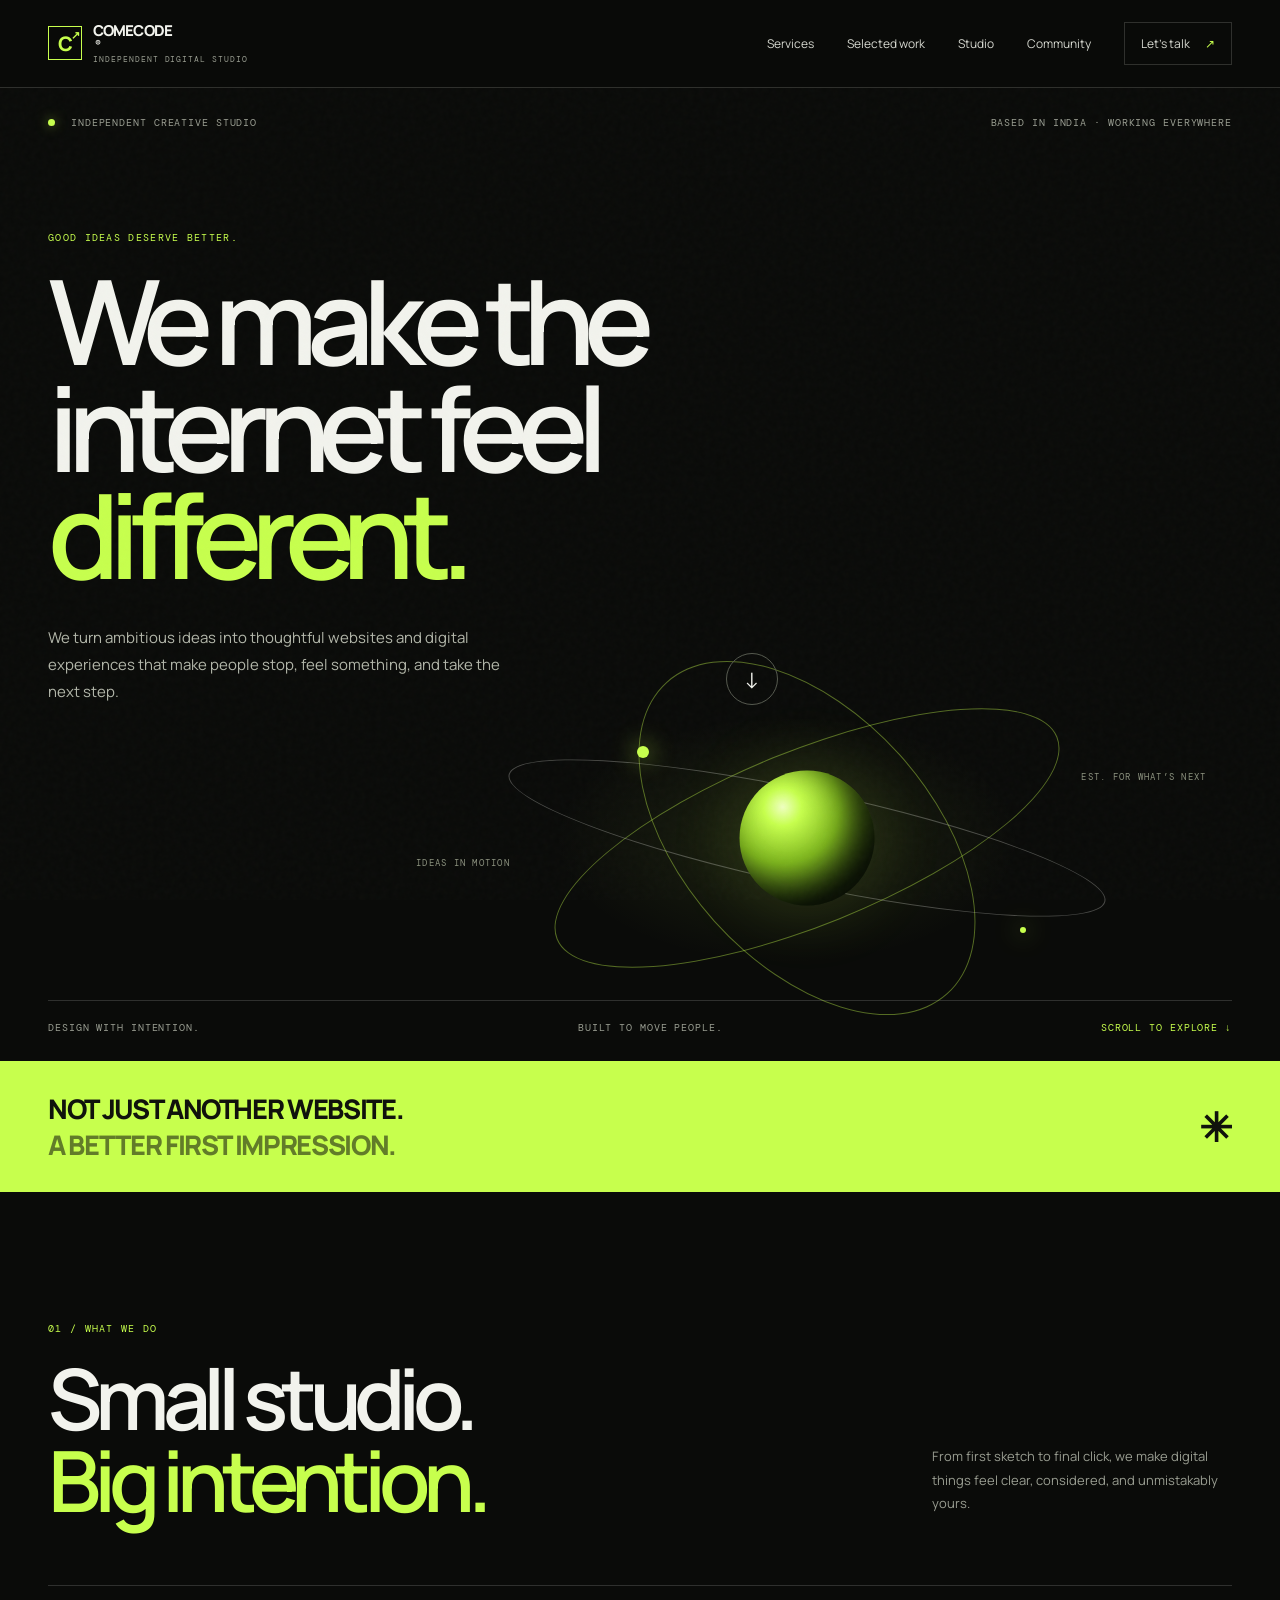
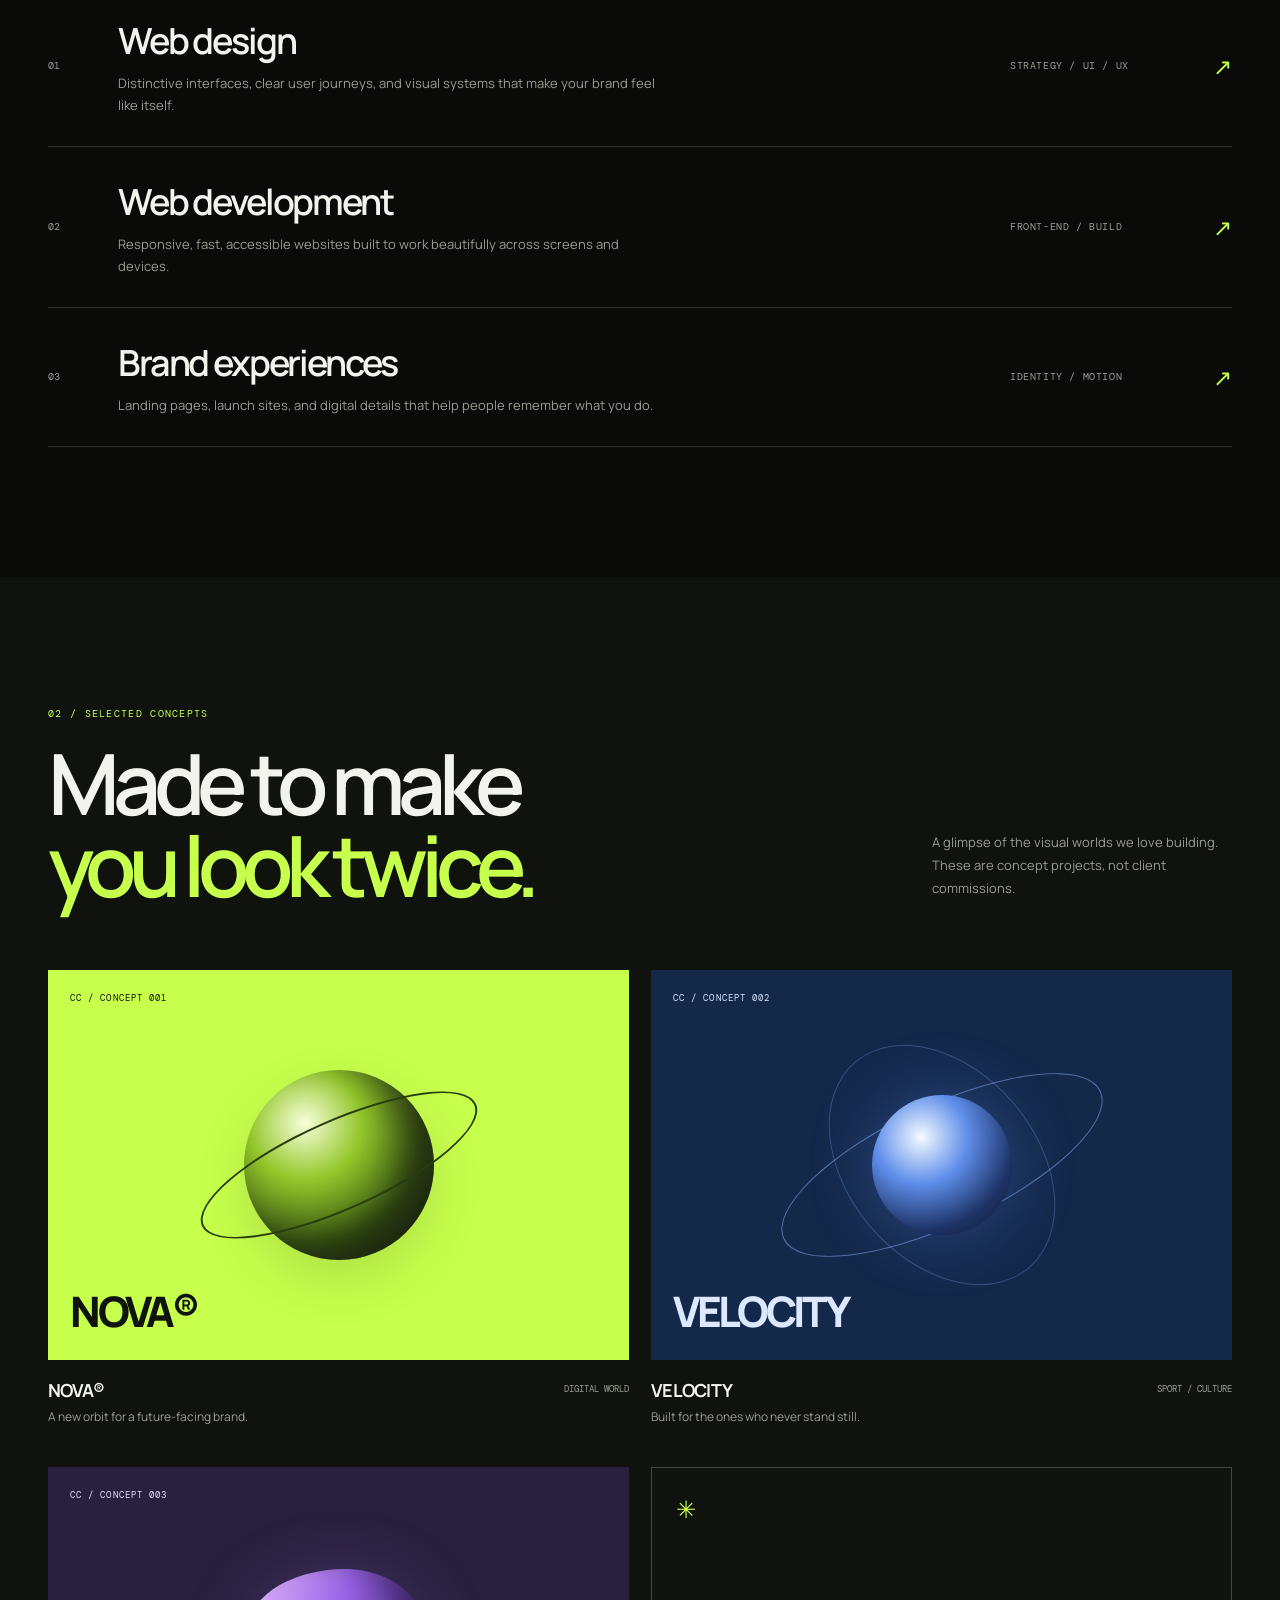
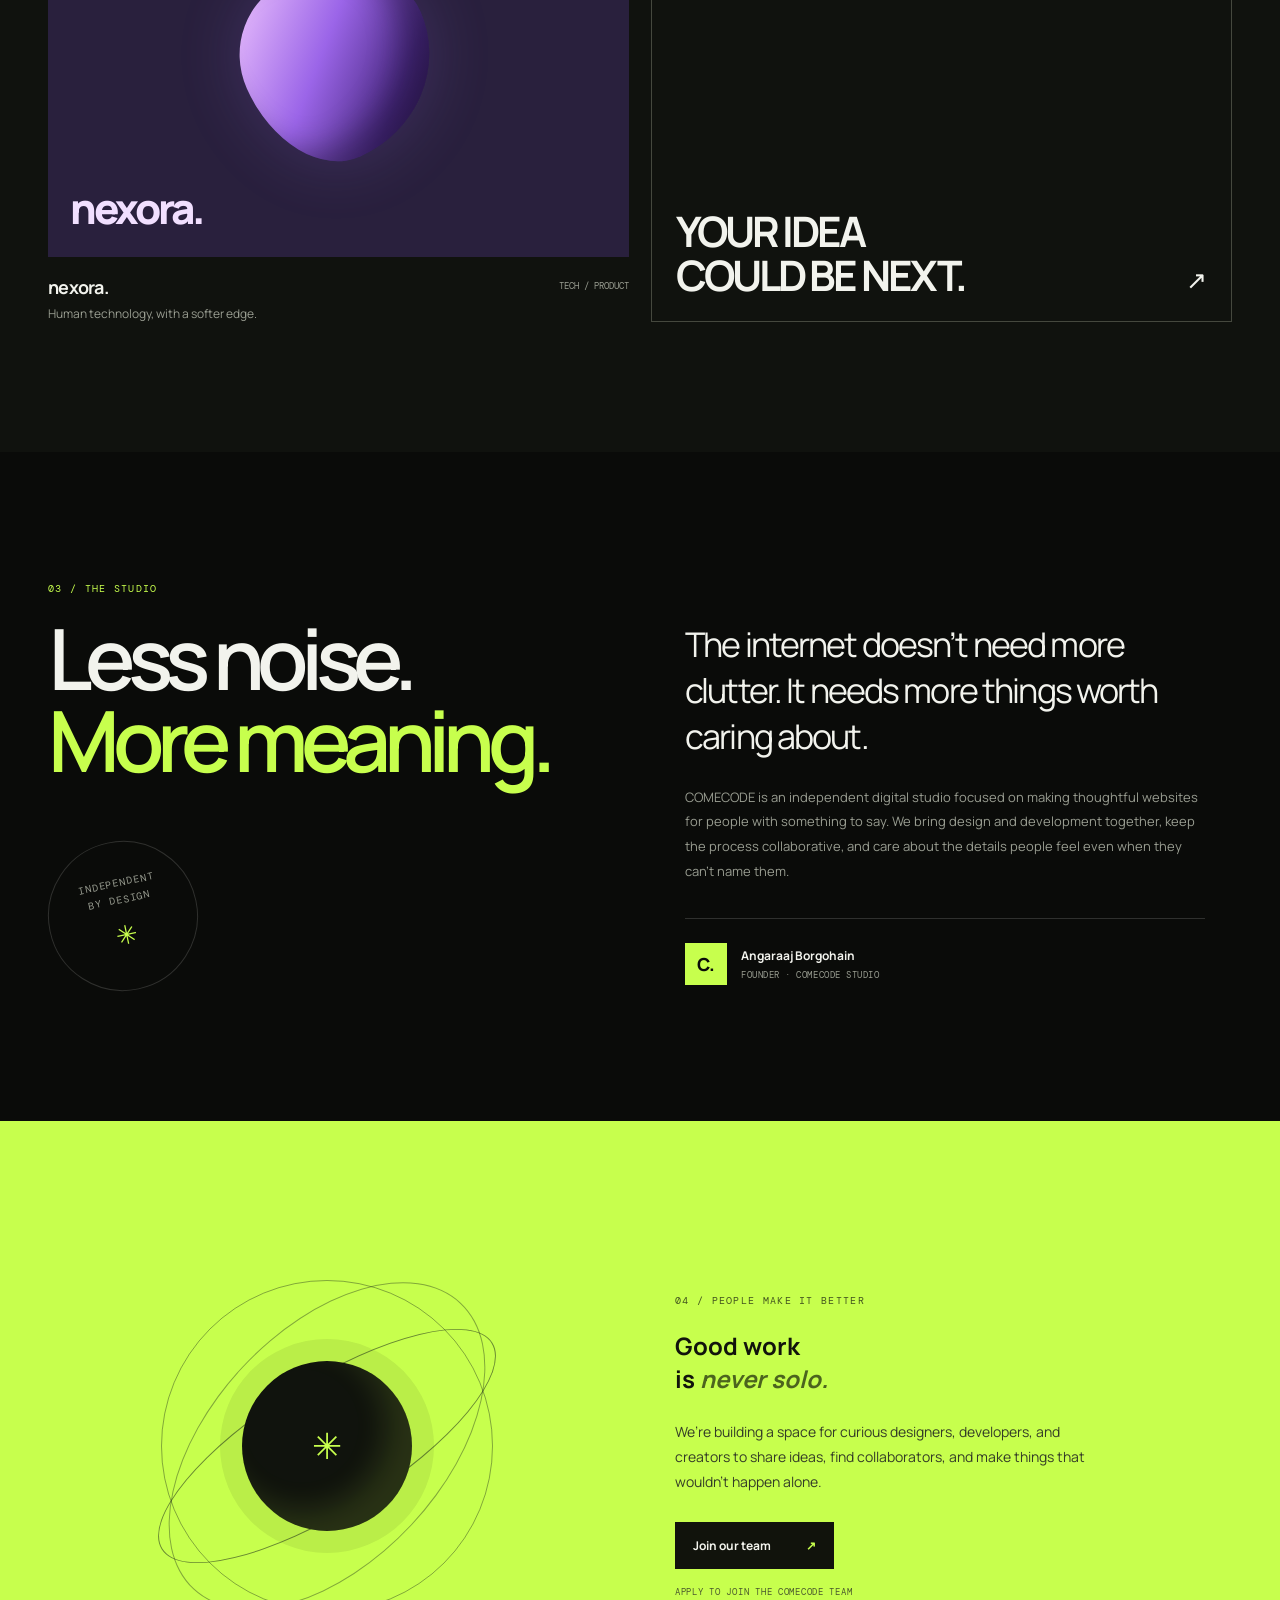
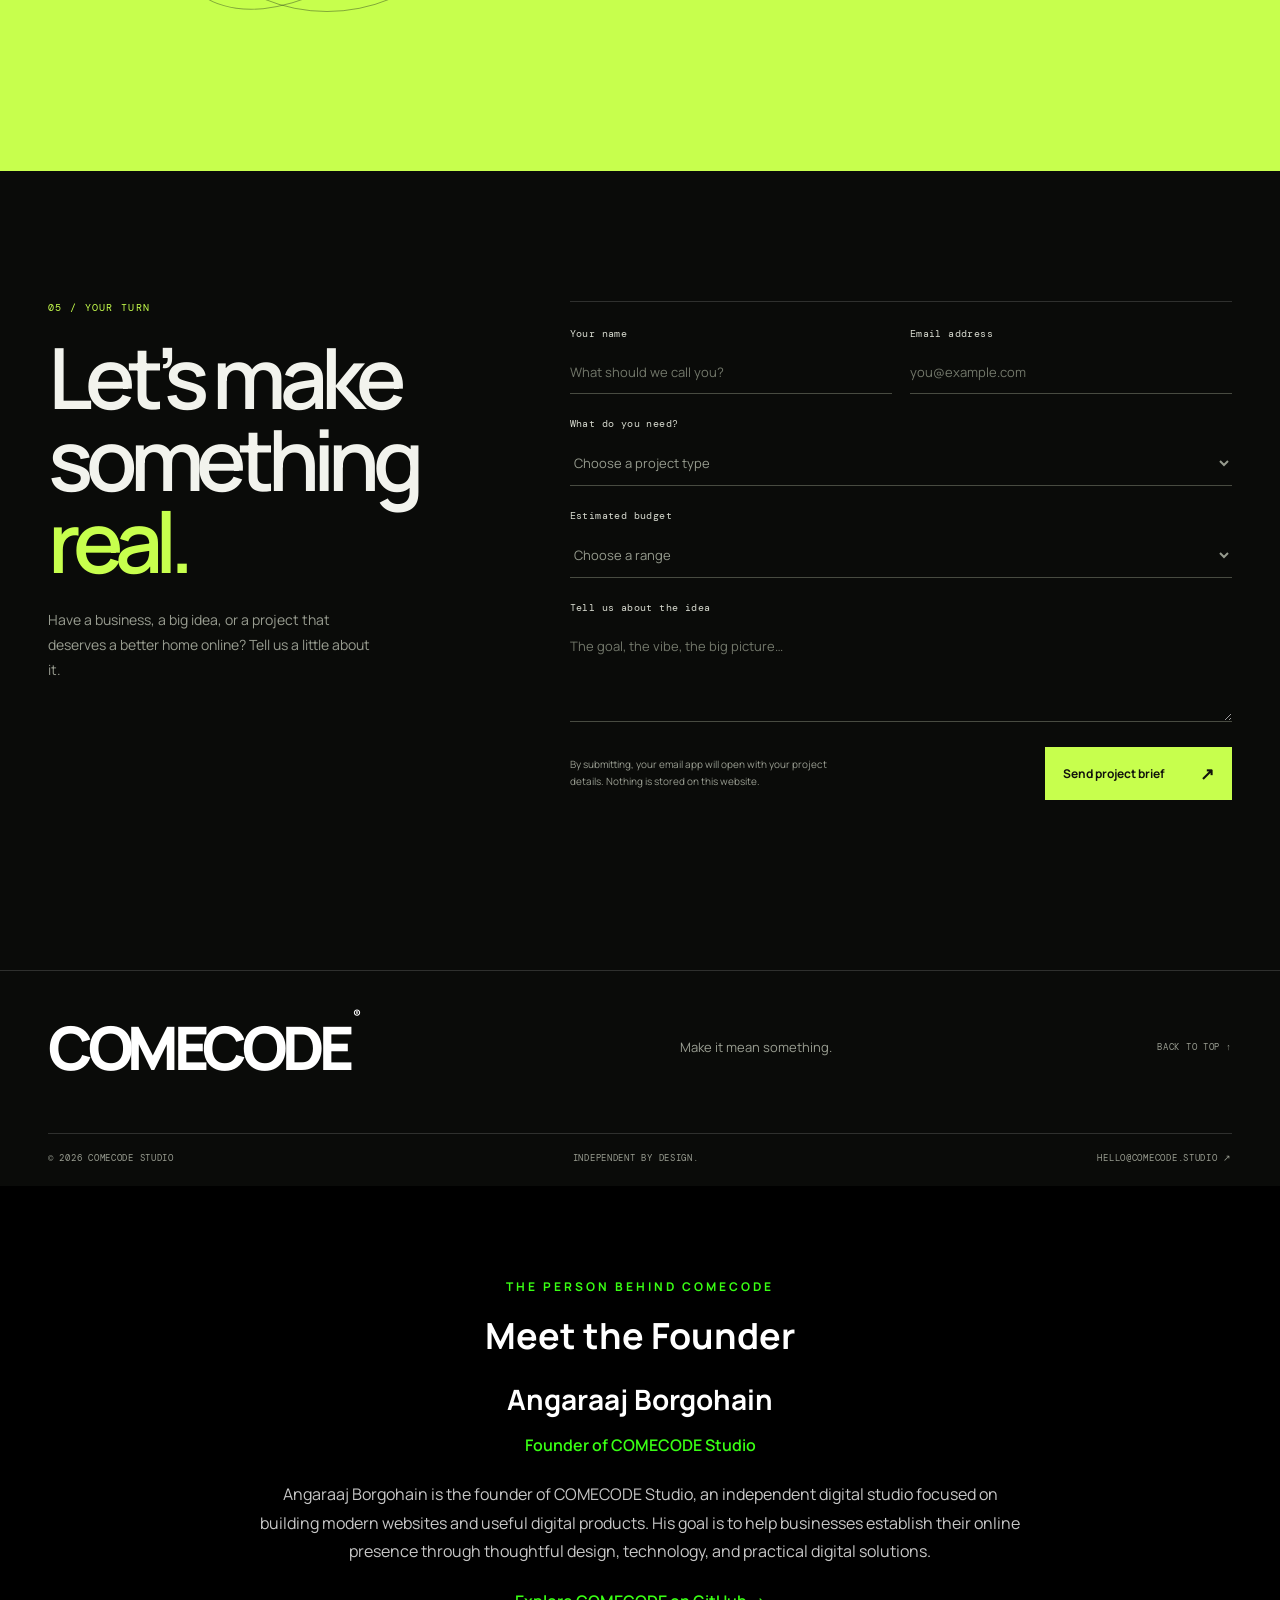
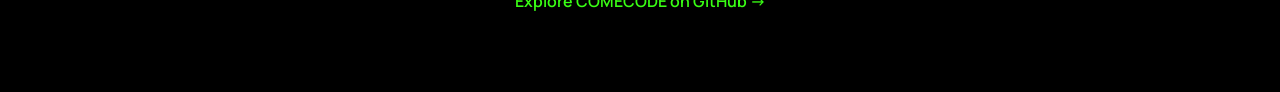
<file: index.html>
<!doctype html>
<html lang="en">
<head>
  <meta charset="utf-8">
  <meta name="viewport" content="width=device-width, initial-scale=1">
  <meta name="theme-color" content="#0a0b09">
  <meta name="description" content="COMECODE Studio builds distinctive websites and digital experiences for ambitious brands.">
  <title>COMECODE® Studio — Digital, with intention.</title>
  <link rel="preconnect" href="https://fonts.googleapis.com">
  <link rel="preconnect" href="https://fonts.gstatic.com" crossorigin>
  <link href="https://fonts.googleapis.com/css2?family=DM+Mono:wght@400;500&family=Manrope:wght@400;500;600;700;800&display=swap" rel="stylesheet">
  <link rel="stylesheet" href="style.css">
  <script src="script.js" defer></script>
  <!-- Google Analytics - COMECODE Studio -->
<script async src="https://www.googletagmanager.com/gtag/js?id=G-2RGDQ2Q05D"></script>
<script>
  window.dataLayer = window.dataLayer || [];
  function gtag(){dataLayer.push(arguments);}
  gtag('js', new Date());
  gtag('config', 'G-2RGDQ2Q05D');
</script>
  <!-- COMECODE Studio Founder Information for Google -->
<script type="application/ld+json">
{
  "@context": "https://schema.org",
  "@type": "Organization",
  "name": "COMECODE Studio",
  "url": "https://comecodestudio.github.io/comecode/",
  "founder": {
    "@type": "Person",
    "name": "Angaraaj Borgohain",
    "jobTitle": "Founder of COMECODE Studio"
  }
}
</script>
  
<!-- COMECODE Studio Founder Information -->
<script type="application/ld+json">
{
  "@context": "https://schema.org",
  "@type": "Organization",
  "name": "COMECODE Studio",
  "url": "https://comecodestudio.github.io/comecode/",
  "founder": {
    "@type": "Person",
    "name": "Angaraaj Borgohain",
    "jobTitle": "Founder of COMECODE Studio"
  }
}
</script>

</head>
<body>
  <div class="grain" aria-hidden="true"></div>
  <header class="site-header" id="top">
    <a class="wordmark" href="#top" aria-label="COMECODE Studio home"><span class="mark">C<span>↗</span></span><span>COMECODE<span class="registered">®</span><small>INDEPENDENT DIGITAL STUDIO</small></span></a>
    <button class="menu-toggle" aria-label="Open navigation" aria-expanded="false"><span></span><span></span></button>
    <nav class="nav" aria-label="Main navigation">
      <a href="#services">Services</a><a href="#work">Selected work</a><a href="#studio">Studio</a><a href="#community">Community</a>
      <a class="nav-cta" href="#contact">Let’s talk <span>↗</span></a>
    </nav>
  </header>

  <main>
    <section class="hero section-wrap">
      <div class="hero-topline"><span><i class="live-dot"></i> INDEPENDENT CREATIVE STUDIO</span><span>BASED IN INDIA · WORKING EVERYWHERE</span></div>
      <div class="hero-content">
        <p class="eyebrow reveal">GOOD IDEAS DESERVE BETTER.</p>
        <h1 class="reveal">We make the<br>internet feel <em>different.</em></h1>
        <div class="hero-bottom reveal"><p>We turn ambitious ideas into thoughtful websites and digital experiences that make people stop, feel something, and take the next step.</p><a class="round-link" href="#work" aria-label="Explore selected work">↓</a></div>
      </div>
      <div class="hero-art" aria-label="Abstract lime-green 3D orbital artwork">
        <div class="orbit orbit-one"></div><div class="orbit orbit-two"></div><div class="orbit orbit-three"></div><div class="orb-core"></div><div class="orb-dot dot-one"></div><div class="orb-dot dot-two"></div>
        <span class="art-label label-left">IDEAS IN MOTION</span><span class="art-label label-right">EST. FOR WHAT’S NEXT</span>
      </div>
      <div class="hero-footer"><span>DESIGN WITH INTENTION.</span><span>BUILT TO MOVE PEOPLE.</span><span class="scroll-hint">SCROLL TO EXPLORE ↓</span></div>
    </section>

    <section class="intro-band"><p>NOT JUST ANOTHER WEBSITE.<br><span>A BETTER FIRST IMPRESSION.</span></p><span class="band-star">✳</span></section>

    <section class="section-wrap services section-pad" id="services">
      <div class="section-heading reveal"><div><p class="eyebrow">01 / WHAT WE DO</p><h2>Small studio.<br><em>Big intention.</em></h2></div><p class="section-aside">From first sketch to final click, we make digital things feel clear, considered, and unmistakably yours.</p></div>
      <div class="service-list">
        <article class="service-row reveal"><span class="service-num">01</span><div><h3>Web design</h3><p>Distinctive interfaces, clear user journeys, and visual systems that make your brand feel like itself.</p></div><span class="service-tag">STRATEGY / UI / UX</span><span class="row-arrow">↗</span></article>
        <article class="service-row reveal"><span class="service-num">02</span><div><h3>Web development</h3><p>Responsive, fast, accessible websites built to work beautifully across screens and devices.</p></div><span class="service-tag">FRONT-END / BUILD</span><span class="row-arrow">↗</span></article>
        <article class="service-row reveal"><span class="service-num">03</span><div><h3>Brand experiences</h3><p>Landing pages, launch sites, and digital details that help people remember what you do.</p></div><span class="service-tag">IDENTITY / MOTION</span><span class="row-arrow">↗</span></article>
      </div>
    </section>

    <section class="work-section section-pad" id="work"><div class="section-wrap"><div class="section-heading reveal"><div><p class="eyebrow">02 / SELECTED CONCEPTS</p><h2>Made to make<br><em>you look twice.</em></h2></div><p class="section-aside">A glimpse of the visual worlds we love building. These are concept projects, not client commissions.</p></div>
      <div class="project-grid">
        <article class="project-card project-nova reveal"><div class="project-visual"><div class="nova-planet"></div><div class="planet-ring"></div><span class="visual-index">CC / CONCEPT 001</span><span class="visual-word">NOVA®</span></div><div class="project-meta"><div><h3>NOVA®</h3><p>A new orbit for a future-facing brand.</p></div><span class="project-type">DIGITAL WORLD</span></div></article>
        <article class="project-card project-velocity reveal"><div class="project-visual"><div class="velocity-sun"></div><div class="velocity-ring ring-a"></div><div class="velocity-ring ring-b"></div><span class="visual-index">CC / CONCEPT 002</span><span class="visual-word">VELOCITY</span></div><div class="project-meta"><div><h3>VELOCITY</h3><p>Built for the ones who never stand still.</p></div><span class="project-type">SPORT / CULTURE</span></div></article>
        <article class="project-card project-nexora reveal"><div class="project-visual"><div class="nexora-shape"></div><span class="visual-index">CC / CONCEPT 003</span><span class="visual-word">nexora.</span></div><div class="project-meta"><div><h3>nexora.</h3><p>Human technology, with a softer edge.</p></div><span class="project-type">TECH / PRODUCT</span></div></article>
        <a class="project-cta reveal" href="#contact"><span class="cta-spark">✳</span><span>YOUR IDEA<br>COULD BE NEXT.</span><span class="cta-arrow">↗</span></a>
      </div>
    </div></section>

    <section class="studio section-wrap section-pad" id="studio"><div class="studio-grid"><div class="studio-heading reveal"><p class="eyebrow">03 / THE STUDIO</p><h2>Less noise.<br><em>More meaning.</em></h2><div class="studio-stamp">INDEPENDENT<br>BY DESIGN <span>✳</span></div></div><div class="studio-copy reveal"><p class="studio-lead">The internet doesn’t need more clutter. It needs more things worth caring about.</p><p>COMECODE is an independent digital studio focused on making thoughtful websites for people with something to say. We bring design and development together, keep the process collaborative, and care about the details people feel even when they can’t name them.</p><div class="founder-line"><span class="founder-icon">C.</span><div><strong>Angaraaj Borgohain</strong><small>FOUNDER · COMECODE STUDIO</small></div></div></div></div></section>

   
<section class="community-section section-pad" id="community"><div class="section-wrap community-inner"><div class="community-orbit" aria-hidden="true"><span>✳</span><i></i><b></b></div><div class="community-copy reveal"><p class="eyebrow">04 / PEOPLE MAKE IT BETTER</p><h2>Good work<br>is <em>never solo.</em></h2><p>We’re building a space for curious designers, developers, and creators to share ideas, find collaborators, and make things that wouldn’t happen alone.</p><a class="button button-light" href="join.html">Join our team <span>↗</span></a><small class="fine-print">APPLY TO JOIN THE COMECODE TEAM</small></div></div></section>

    <section class="contact section-wrap section-pad" id="contact"><div class="contact-top reveal"><p class="eyebrow">05 / YOUR TURN</p><h2>Let’s make<br>something <em>real.</em></h2><p>Have a business, a big idea, or a project that deserves a better home online? Tell us a little about it.</p></div>
      <form class="contact-form reveal" id="project-form" action="https://formsubmit.co/comecode.studio@gmail.com" method="POST">
        <div class="form-grid"><label>Your name<input name="name" autocomplete="name" placeholder="What should we call you?" required></label><label>Email address<input name="email" type="email" autocomplete="email" placeholder="you@example.com" required></label><label class="full">What do you need?<select name="projectType" required><option value="" disabled selected>Choose a project type</option><option>Business website</option><option>Portfolio / personal website</option><option>Landing page</option><option>Online store</option><option>Something else</option></select></label><label class="full">Estimated budget<select name="budget" required><option value="" disabled selected>Choose a range</option><option>Under ₹5,000</option><option>₹5,000–₹15,000</option><option>₹15,000–₹40,000</option><option>₹40,000+</option><option>Let’s discuss</option></select></label><label class="full">Tell us about the idea<textarea name="message" rows="4" placeholder="The goal, the vibe, the big picture…" required></textarea></label></div>
        <div class="form-bottom"><p>By submitting, your email app will open with your project details. Nothing is stored on this website.</p><button class="button button-lime" type="submit">Send project brief <span>↗</span></button></div><p class="form-note" id="form-note" aria-live="polite"></p>
      </form>
    </section>
  </main>


<footer class="footer">
  <div class="footer-main">
    <a class="footer-logo" href="#top">COMECODE<span>®</span></a>
    <p>Make it mean something.</p>
   <a class="back-top" href="#top" onclick="window.scrollTo({top: 0, behavior: 'smooth'}); return false;">BACK TO TOP ↑</a>
  </div>
  <div class="footer-bottom">
    <span>© <span id="year"></span> COMECODE STUDIO</span>
    <span>INDEPENDENT BY DESIGN.</span>
    <a href="mailto:hello@comecode.studio">HELLO@COMECODE.STUDIO ↗</a>
  </div>
</footer>
  <!-- Founder Section -->
<section id="founder" class="founder-section">
  <div class="founder-content">
    <p class="founder-label">THE PERSON BEHIND COMECODE</p>

    <h2>Meet the Founder</h2>

    <h3>Angaraaj Borgohain</h3>

    <p class="founder-role">Founder of COMECODE Studio</p>

    <p class="founder-description">
      Angaraaj Borgohain is the founder of COMECODE Studio,
      an independent digital studio focused on building modern
      websites and useful digital products. His goal is to help
      businesses establish their online presence through thoughtful
      design, technology, and practical digital solutions.
    </p>

    <a href="https://github.com/comecodestudio"
       target="_blank"
       rel="noopener noreferrer"
       class="founder-link">
      Explore COMECODE on GitHub →
    </a>
  </div>
</section>
</body>

</html>
</file>
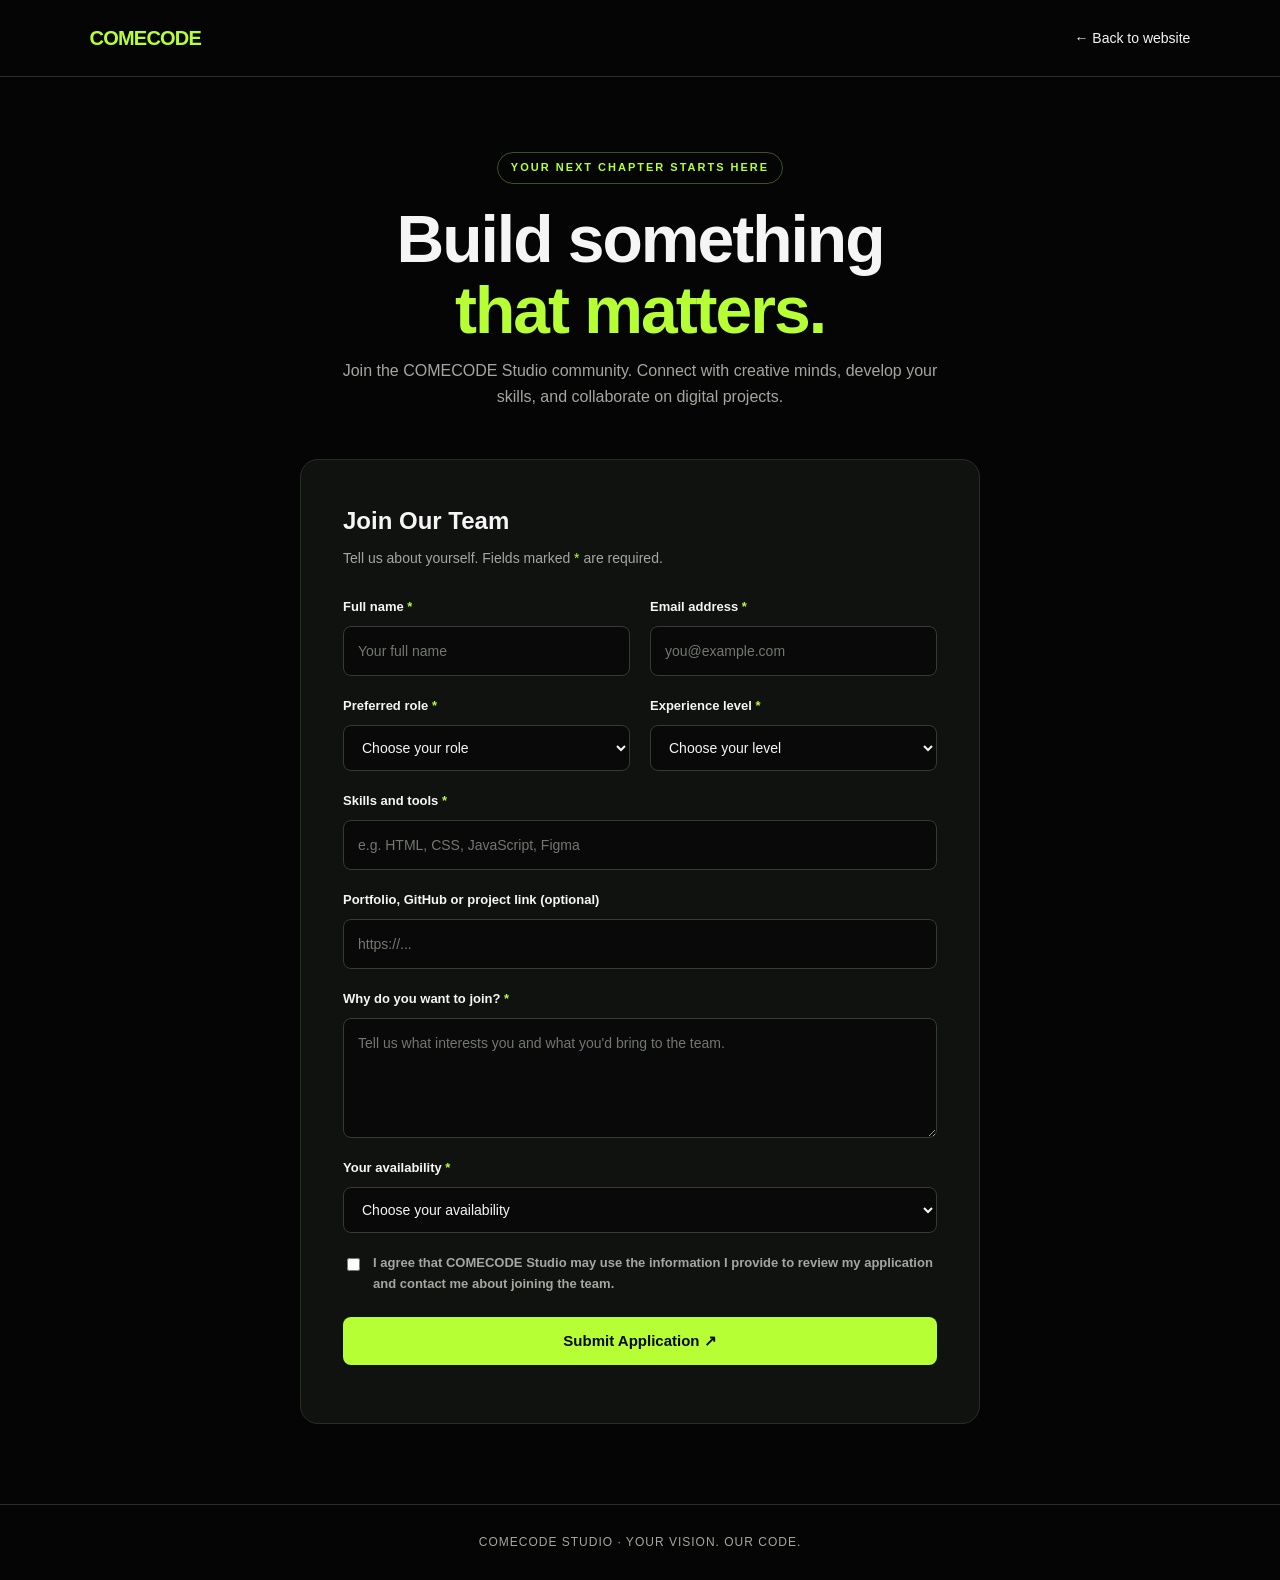
<file: join.html>
<!DOCTYPE html>
<html lang="en">
<head>
  <meta charset="UTF-8">
  <meta name="viewport" content="width=device-width, initial-scale=1.0">
  <meta name="theme-color" content="#050505">
  <meta name="description" content="Apply to join COMECODE Studio's creative and development community.">
  <title>Join Our Team | COMECODE Studio</title>
  <style>
    :root {
      --bg: #050505;
      --panel: #101210;
      --green: #b7ff35;
      --white: #f5f5f5;
      --muted: #a3a79f;
      --border: #292d27;
    }

    * { box-sizing: border-box; }

    body {
      margin: 0;
      background: var(--bg);
      color: var(--white);
      font-family: Inter, Arial, sans-serif;
      line-height: 1.6;
    }

    a { color: var(--green); text-decoration: none; }

    .nav {
      display: flex;
      justify-content: space-between;
      align-items: center;
      padding: 22px 7%;
      border-bottom: 1px solid var(--border);
    }

    .brand {
      font-size: 20px;
      font-weight: 900;
      letter-spacing: -0.8px;
    }

    .brand span { color: var(--green); }

    .nav a.back {
      color: var(--white);
      font-size: 14px;
    }

    .hero {
      max-width: 850px;
      margin: auto;
      padding: 75px 24px 35px;
      text-align: center;
    }

    .eyebrow {
      display: inline-block;
      padding: 6px 13px;
      border: 1px solid #3c5224;
      border-radius: 30px;
      color: var(--green);
      font-size: 11px;
      letter-spacing: 2px;
      font-weight: 700;
    }

    h1 {
      margin: 20px 0 12px;
      font-size: clamp(38px, 7vw, 66px);
      line-height: 1.08;
      letter-spacing: -2px;
    }

    h1 span { color: var(--green); }

    .hero p {
      max-width: 600px;
      margin: 0 auto;
      color: var(--muted);
    }

    .form-wrap {
      max-width: 720px;
      margin: 15px auto 80px;
      padding: 0 20px;
    }

    form {
      padding: clamp(22px, 5vw, 42px);
      background: var(--panel);
      border: 1px solid var(--border);
      border-radius: 18px;
    }

    .form-heading {
      margin: 0 0 6px;
      font-size: 24px;
    }

    .note {
      margin: 0 0 28px;
      color: var(--muted);
      font-size: 14px;
    }

    .grid {
      display: grid;
      grid-template-columns: 1fr 1fr;
      gap: 20px;
    }

    .field { margin-bottom: 20px; }

    label {
      display: block;
      margin-bottom: 8px;
      font-size: 13px;
      font-weight: 700;
    }

    input, select, textarea {
      display: block;
      width: 100%;
      padding: 13px 14px;
      color: var(--white);
      background: #080908;
      border: 1px solid #353a32;
      border-radius: 8px;
      font: inherit;
      font-size: 14px;
      outline: none;
    }

    input:focus, select:focus, textarea:focus {
      border-color: var(--green);
      box-shadow: 0 0 0 2px #b7ff3520;
    }

    select option { background: #101210; }
    textarea { min-height: 120px; resize: vertical; }
    input::placeholder, textarea::placeholder { color: #73786f; }

    .required { color: var(--green); }

    .consent {
      display: flex;
      align-items: flex-start;
      gap: 10px;
      margin: 5px 0 22px;
      color: var(--muted);
      font-size: 13px;
    }

    .consent input {
      width: 17px;
      height: 17px;
      margin-top: 3px;
      accent-color: var(--green);
    }

    button {
      width: 100%;
      padding: 15px;
      color: #080908;
      background: var(--green);
      border: 0;
      border-radius: 8px;
      font-weight: 900;
      font-size: 15px;
      cursor: pointer;
    }

    button:hover { background: #c8ff6c; }

    .form-status {
      margin-top: 16px;
      font-size: 14px;
      overflow-wrap: anywhere;
    }

    footer {
      padding: 28px 20px;
      border-top: 1px solid var(--border);
      text-align: center;
      color: var(--muted);
      font-size: 12px;
      letter-spacing: 1px;
    }

    @media (max-width: 560px) {
      .grid { grid-template-columns: 1fr; gap: 0; }
      .hero { padding-top: 55px; }
      h1 { letter-spacing: -1px; }
    }
  </style>
</head>
<body>
  <nav class="nav">
    <a class="brand" href="./index.html">COME<span>CODE</span></a>
    <a class="back" href="./index.html">← Back to website</a>
  </nav>

  <header class="hero">
    <div class="eyebrow">YOUR NEXT CHAPTER STARTS HERE</div>
    <h1>Build something<br><span>that matters.</span></h1>
    <p>
      Join the COMECODE Studio community. Connect with creative minds,
      develop your skills, and collaborate on digital projects.
    </p>
  </header>

  <main class="form-wrap">
    <form id="application-form" action="https://formspree.io/f/mvkzjwvd" method="POST">
      <h2 class="form-heading">Join Our Team</h2>
      <p class="note">
        Tell us about yourself. Fields marked <span class="required">*</span>
        are required.
      </p>

      <div class="grid">
        <div class="field">
          <label for="name">Full name <span class="required">*</span></label>
          <input id="name" name="name" required maxlength="100"
            autocomplete="name" placeholder="Your full name">
        </div>

        <div class="field">
          <label for="email">Email address <span class="required">*</span></label>
          <input id="email" name="email" type="email" required maxlength="254"
            autocomplete="email" placeholder="you@example.com">
        </div>
      </div>

      <div class="grid">
        <div class="field">
          <label for="role">Preferred role <span class="required">*</span></label>
          <select id="role" name="role" required>
            <option value="">Choose your role</option>
            <option>Frontend Developer</option>
            <option>Backend Developer</option>
            <option>Full-Stack Developer</option>
            <option>UI/UX Designer</option>
            <option>Graphic Designer</option>
            <option>Content Creator</option>
            <option>Marketing & Social Media</option>
            <option>Open to different roles</option>
          </select>
        </div>

        <div class="field">
          <label for="experience">Experience level <span class="required">*</span></label>
          <select id="experience" name="experience" required>
            <option value="">Choose your level</option>
            <option>Beginner / Learning</option>
            <option>Some personal projects</option>
            <option>Experienced</option>
          </select>
        </div>
      </div>

      <div class="field">
        <label for="skills">Skills and tools <span class="required">*</span></label>
        <input id="skills" name="skills" required maxlength="500"
          placeholder="e.g. HTML, CSS, JavaScript, Figma">
      </div>

      <div class="field">
        <label for="portfolio">Portfolio, GitHub or project link (optional)</label>
        <input id="portfolio" name="portfolio" type="url" maxlength="500"
          placeholder="https://...">
      </div>

      <div class="field">
        <label for="motivation">Why do you want to join? <span class="required">*</span></label>
        <textarea id="motivation" name="motivation" required maxlength="2000"
          placeholder="Tell us what interests you and what you'd bring to the team."></textarea>
      </div>

      <div class="field">
        <label for="availability">Your availability <span class="required">*</span></label>
        <select id="availability" name="availability" required>
          <option value="">Choose your availability</option>
          <option>1–3 hours per week</option>
          <option>4–7 hours per week</option>
          <option>8+ hours per week</option>
          <option>Flexible</option>
        </select>
      </div>

      <label class="consent">
        <input type="checkbox" name="consent" required>
        <span>I agree that COMECODE Studio may use the information I provide
          to review my application and contact me about joining the team.</span>
      </label>

      <button type="submit">Submit Application ↗</button>
      <p id="form-status" class="form-status" role="status" aria-live="polite"></p>
    </form>
  </main>

  <footer>
    COMECODE STUDIO · YOUR VISION. OUR CODE.
  </footer>

  
<script>
  const form = document.getElementById("application-form");
  const status = document.getElementById("form-status");

  form.addEventListener("submit", async function (event) {
    event.preventDefault();

    status.textContent = "Submitting your application...";
    status.style.color = "#b7ff35";

    try {
      const response = await fetch(form.action, {
        method: "POST",
        body: new FormData(form),
        headers: { Accept: "application/json" }
      });

      if (response.ok) {
        status.textContent = "Application submitted successfully! Thank you for applying.";
        form.reset();
      } else {
        status.textContent = "Couldn't submit your application. Please try again.";
      }
    } catch (error) {
      status.textContent = "Connection error. Please check your internet and try again.";
    }
  });
</script>

</body>
</html>
</file>
<file: style.css>
:root{--bg:#0a0b09;--panel:#11130f;--text:#f2f3ed;--muted:#999d91;--lime:#c7ff4d;--line:rgba(242,243,237,.16);--mono:'DM Mono',monospace;--sans:'Manrope',sans-serif}*{box-sizing:border-box}html{scroll-behavior:smooth;scroll-padding-top:90px}body{margin:0;background:var(--bg);color:var(--text);font-family:var(--sans);-webkit-font-smoothing:antialiased;overflow-x:hidden}a{color:inherit;text-decoration:none}button,input,select,textarea{font:inherit}.grain{position:fixed;inset:0;pointer-events:none;z-index:20;opacity:.04;background-image:url("data:image/svg+xml,%3Csvg viewBox='0 0 180 180' xmlns='http://www.w3.org/2000/svg'%3E%3Cfilter id='n'%3E%3CfeTurbulence type='fractalNoise' baseFrequency='.9' numOctaves='3' stitchTiles='stitch'/%3E%3C/filter%3E%3Crect width='100%25' height='100%25' filter='url(%23n)' opacity='.6'/%3E%3C/svg%3E")}.section-wrap{width:min(1240px,calc(100% - 96px));margin-inline:auto}.section-pad{padding-block:130px}.site-header{height:88px;padding:0 48px;display:flex;align-items:center;justify-content:space-between;border-bottom:1px solid var(--line);position:sticky;top:0;z-index:30;background:rgba(10,11,9,.88);backdrop-filter:blur(18px)}.wordmark{display:flex;align-items:center;gap:11px;font-size:15px;font-weight:800;letter-spacing:-.06em}.wordmark>span:last-child{display:flex;flex-direction:column;line-height:1.1}.registered{font-size:9px;vertical-align:top;margin-left:2px}.wordmark small{font:8px var(--mono);letter-spacing:.12em;color:var(--muted);margin-top:5px}.mark{width:34px;height:34px;border:1px solid var(--lime);color:var(--lime);display:grid;place-items:center;font-size:20px;position:relative}.mark span{font-size:11px;position:absolute;right:2px;top:0}.nav{display:flex;align-items:center;gap:33px;font-size:12px;color:#d6d8d0}.nav>a:not(.nav-cta){transition:color .2s}.nav>a:hover{color:var(--lime)}.nav-cta{border:1px solid var(--line);padding:12px 16px}.nav-cta span{color:var(--lime);margin-left:13px}.menu-toggle{display:none}.hero{padding-top:28px}.hero-topline,.hero-footer{display:flex;justify-content:space-between;gap:20px;color:var(--muted);font:10px var(--mono);letter-spacing:.09em}.live-dot{display:inline-block;width:7px;height:7px;border-radius:50%;background:var(--lime);margin-right:9px;box-shadow:0 0 12px #c7ff4d88}.hero-content{position:relative;z-index:2;padding-top:102px;max-width:900px}.eyebrow{font:10px var(--mono);letter-spacing:.13em;color:var(--lime);margin:0 0 22px}.hero h1{font-size:clamp(60px,9.2vw,132px);line-height:.91;letter-spacing:-.095em;font-weight:600;margin:0;max-width:1000px}.hero h1 em,.section-heading h2 em,.studio h2 em,.community h2 em,.contact h2 em{font-style:normal;color:var(--lime)}.hero-bottom{display:flex;align-items:flex-end;justify-content:space-between;max-width:730px;margin-top:37px}.hero-bottom p{font-size:15px;line-height:1.8;color:#b3b7aa;max-width:460px;margin:0}.round-link{width:52px;height:52px;border:1px solid #55594e;border-radius:50%;display:grid;place-items:center;font-size:22px;transition:background .25s,color .25s,transform .25s}.round-link:hover{background:var(--lime);color:var(--bg);transform:translateY(4px)}.hero-art{height:370px;max-width:850px;margin:-45px 0 -30px auto;position:relative;overflow:hidden}.hero-art:before{content:"";position:absolute;width:470px;height:250px;left:20%;top:55px;background:radial-gradient(ellipse,#c7ff4d18,transparent 70%)}.orbit{position:absolute;left:50%;top:48%;border:1px solid #c7ff4d65;border-radius:50%;transform:translate(-50%,-50%) rotate(-22deg)}.orbit-one{width:540px;height:175px}.orbit-two{width:420px;height:250px;transform:translate(-50%,-50%) rotate(48deg)}.orbit-three{width:610px;height:95px;transform:translate(-50%,-50%) rotate(12deg);border-color:#f2f3ed45}.orb-core{position:absolute;width:135px;height:135px;border-radius:50%;left:50%;top:48%;transform:translate(-50%,-50%);background:radial-gradient(circle at 32% 27%,#efffc1 0,#c7ff4d 14%,#7db51d 42%,#1b2b0b 74%,#070806 100%);box-shadow:0 0 75px #c7ff4d26,inset -20px -15px 30px #0009}.orb-dot{position:absolute;width:12px;height:12px;border-radius:50%;background:var(--lime);box-shadow:0 0 24px var(--lime)}.dot-one{top:23%;left:30%}.dot-two{top:72%;left:75%;width:6px;height:6px}.art-label{position:absolute;font:9px var(--mono);letter-spacing:.14em;color:#8c927f}.label-left{left:4%;top:53%}.label-right{right:3%;top:30%}.hero-footer{border-top:1px solid var(--line);padding:20px 0 27px}.scroll-hint{color:var(--lime)}.intro-band{padding:30px 48px;display:flex;align-items:center;justify-content:space-between;background:var(--lime);color:#10120c;font:800 clamp(15px,2.4vw,27px)/1.3 var(--sans);letter-spacing:-.05em}.intro-band p{margin:0}.intro-band p span{opacity:.55}.band-star{font-size:40px}.section-heading{display:flex;align-items:flex-end;justify-content:space-between;gap:40px;margin-bottom:64px}.section-heading h2,.studio h2,.community h2,.contact h2{font-size:clamp(46px,6.6vw,86px);letter-spacing:-.085em;line-height:.97;font-weight:600;margin:0}.section-aside{max-width:300px;color:var(--muted);font-size:13px;line-height:1.8;margin:0 0 5px}.service-list{border-top:1px solid var(--line)}.service-row{display:grid;grid-template-columns:48px minmax(0,1fr) 170px 30px;gap:22px;align-items:center;padding:30px 0;border-bottom:1px solid var(--line);transition:padding .25s}.service-row:hover{padding-left:12px;padding-right:12px}.service-num,.service-tag{font:10px var(--mono);color:var(--muted)}.service-row h3{font-size:clamp(24px,3vw,36px);letter-spacing:-.06em;margin:0 0 7px;font-weight:600}.service-row p{font-size:13px;color:var(--muted);line-height:1.7;margin:0;max-width:550px}.service-tag{letter-spacing:.06em}.row-arrow{font-size:23px;color:var(--lime);text-align:right}.work-section{background:#10120e}.project-grid{display:grid;grid-template-columns:1fr 1fr;gap:42px 22px}.project-card{min-width:0}.project-visual{height:390px;position:relative;overflow:hidden;display:grid;place-items:center}.project-nova .project-visual{background:#c7ff4d;color:#10120c}.project-velocity .project-visual{background:#14284a;color:#dbe8ff}.project-nexora .project-visual{background:#29203d;color:#f1dfff}.nova-planet{width:190px;height:190px;border-radius:50%;background:radial-gradient(circle at 32% 28%,#f7ffda,#94c72b 30%,#3b5b11 64%,#18250b);box-shadow:inset -28px -18px 35px #1118,0 20px 50px #283b1225;z-index:1}.planet-ring{width:300px;height:90px;border:2px solid #293c10;position:absolute;border-radius:50%;transform:rotate(-24deg);z-index:2}.velocity-sun{width:140px;height:140px;border-radius:50%;background:radial-gradient(circle at 35% 30%,#f4fbff,#5f8eea 35%,#1d3265 70%,#101a30);box-shadow:0 0 65px #5d8eff50;z-index:2}.velocity-ring{position:absolute;border:1px solid #91b6ff85;width:350px;height:120px;border-radius:50%;transform:rotate(-25deg)}.ring-b{transform:rotate(50deg);width:270px;height:190px;border-color:#8da9f14d}.nexora-shape{width:190px;height:190px;background:linear-gradient(135deg,#f3caff,#9b65e8 43%,#4b2a84 75%,#25143d);border-radius:42% 58% 60% 40% / 43% 43% 57% 57%;box-shadow:inset -22px -20px 30px #120a2466,0 0 65px #a77aff30;transform:rotate(-24deg)}.visual-index,.visual-word{position:absolute;z-index:3;font:9px var(--mono);letter-spacing:.12em;left:22px;top:22px}.visual-word{top:auto;left:22px;bottom:20px;font:800 clamp(23px,3.3vw,42px) var(--sans);letter-spacing:-.08em}.project-meta{display:flex;align-items:flex-start;justify-content:space-between;gap:15px;padding-top:18px}.project-meta h3{font-size:18px;letter-spacing:-.04em;margin:0 0 6px}.project-meta p{font-size:12px;color:var(--muted);margin:0}.project-type{font:9px var(--mono);color:var(--muted);padding-top:5px;text-align:right}.project-cta{min-height:220px;border:1px solid #45483e;display:flex;flex-direction:column;justify-content:space-between;padding:24px;position:relative;transition:background .25s,color .25s}.project-cta:hover{background:var(--lime);color:var(--bg)}.cta-spark{font-size:24px;color:var(--lime)}.project-cta:hover .cta-spark{color:var(--bg)}.project-cta>span:nth-child(2){font-size:clamp(25px,3.5vw,42px);font-weight:700;letter-spacing:-.07em;line-height:1.05}.cta-arrow{position:absolute;right:24px;bottom:24px;font-size:25px}.studio-grid{display:grid;grid-template-columns:1fr 1fr;gap:90px}.studio-stamp{margin-top:60px;border:1px solid var(--line);width:150px;height:150px;border-radius:50%;display:flex;flex-direction:column;align-items:center;justify-content:center;text-align:center;font:10px/1.7 var(--mono);letter-spacing:.1em;color:var(--muted);transform:rotate(-12deg)}.studio-stamp span{color:var(--lime);font-size:26px;margin-top:5px}.studio-copy{padding-top:40px;max-width:520px}.studio-lead{font-size:clamp(24px,3vw,34px);letter-spacing:-.055em;line-height:1.35;margin:0 0 25px}.studio-copy>p:not(.studio-lead){font-size:13px;color:var(--muted);line-height:1.9}.founder-line{display:flex;align-items:center;gap:14px;border-top:1px solid var(--line);margin-top:35px;padding-top:24px}.founder-icon{width:42px;height:42px;display:grid;place-items:center;background:var(--lime);color:var(--bg);font-weight:800;font-size:18px}.founder-line div{display:flex;flex-direction:column;gap:5px}.founder-line strong{font-size:12px}.founder-line small{font:9px var(--mono);color:var(--muted);letter-spacing:.06em}.community-section{background:var(--lime);color:#11130c;overflow:hidden}.community-inner{display:grid;grid-template-columns:1fr 1fr;align-items:center;gap:70px}.community .eyebrow,.community-copy .eyebrow{color:#43551f}.community-orbit{height:390px;position:relative;display:grid;place-items:center}.community-orbit:before,.community-orbit:after{content:"";position:absolute;width:330px;height:330px;border:1px solid #1b281b66;border-radius:50%}.community-orbit:after{width:230px;height:390px;transform:rotate(43deg)}.community-orbit i{width:170px;height:170px;border-radius:50%;background:#10130d;box-shadow:inset -25px -20px 30px #c7ff4d22,0 0 0 22px #10130d12;z-index:1}.community-orbit b{position:absolute;width:390px;height:130px;border:1px solid #1b281b8c;border-radius:50%;transform:rotate(-32deg)}.community-orbit span{position:absolute;z-index:2;font-size:36px;color:var(--lime)}.community-copy h2 em{color:#4c641e}.community-copy>p:not(.eyebrow){max-width:420px;font-size:14px;line-height:1.8;color:#343c27;margin:24px 0 27px}.button{display:inline-flex;align-items:center;justify-content:space-between;gap:35px;padding:15px 18px;border:0;font-size:12px;font-weight:700;cursor:pointer;transition:transform .2s,background .2s}.button:hover{transform:translateY(-3px)}.button-light{background:#11130c;color:#f4f5ee}.button-light span{color:var(--lime)}.fine-print{display:block;font:9px var(--mono);letter-spacing:.08em;color:#4b592e;margin-top:17px}.contact{display:grid;grid-template-columns:.8fr 1.2fr;gap:80px}.contact-top>p:not(.eyebrow){font-size:14px;line-height:1.8;color:var(--muted);max-width:330px;margin-top:25px}.contact-form{border-top:1px solid var(--line);padding-top:25px}.form-grid{display:grid;grid-template-columns:1fr 1fr;gap:23px 18px}.contact-form label{display:flex;flex-direction:column;gap:11px;font:10px var(--mono);letter-spacing:.04em;color:#d8dbd0}.contact-form .full{grid-column:1/-1}.contact-form input,.contact-form select,.contact-form textarea{width:100%;background:transparent;border:0;border-bottom:1px solid #484b41;border-radius:0;padding:12px 0;color:var(--text);outline:none;font:13px var(--sans);resize:vertical}.contact-form input:focus,.contact-form select:focus,.contact-form textarea:focus{border-color:var(--lime)}.contact-form input::placeholder,.contact-form textarea::placeholder{color:#73786b}.contact-form select{color:#969b8e}.contact-form select option{background:#10120e;color:var(--text)}.form-bottom{display:flex;justify-content:space-between;align-items:center;gap:25px;margin-top:25px}.form-bottom p{max-width:270px;font-size:10px;line-height:1.7;color:var(--muted);margin:0}.button-lime{background:var(--lime);color:#11130c;white-space:nowrap}.button-lime span{font-size:17px}.form-note{font-size:12px;color:var(--lime);min-height:16px}.footer{padding:35px 48px 22px;border-top:1px solid var(--line)}.footer-main{display:flex;align-items:center;justify-content:space-between;padding-bottom:45px}.footer-logo{font-size:clamp(30px,5vw,60px);font-weight:800;letter-spacing:-.09em}.footer-logo span{font-size:12px;vertical-align:top;margin-left:4px}.footer-main p{font-size:13px;color:var(--muted)}.back-top,.footer-bottom{font:9px var(--mono);letter-spacing:.08em;color:var(--muted)}.back-top:hover,.footer-bottom a:hover{color:var(--lime)}.footer-bottom{border-top:1px solid var(--line);padding-top:18px;display:flex;justify-content:space-between;gap:20px}.reveal{opacity:0;transform:translateY(22px);transition:opacity .7s ease,transform .7s ease}.reveal.is-visible{opacity:1;transform:translateY(0)}
@media(max-width:850px){.section-wrap{width:min(100% - 48px,700px)}.site-header{padding:0 24px;height:76px}.nav{gap:17px}.nav a{font-size:11px}.hero-content{padding-top:90px}.hero-art{height:320px;margin-top:-15px}.section-pad{padding-block:95px}.section-heading{align-items:flex-start;flex-direction:column;gap:20px;margin-bottom:45px}.section-aside{max-width:480px}.studio-grid{gap:45px}.community-inner{gap:25px}.community-orbit{transform:scale(.85)}.contact{gap:40px}.project-visual{height:310px}.intro-band{padding-inline:24px}}
@media(max-width:620px){.section-wrap{width:calc(100% - 40px)}.site-header{padding:0 20px}.wordmark{font-size:13px}.wordmark small{font-size:7px}.menu-toggle{display:flex;flex-direction:column;gap:6px;background:none;border:0;padding:10px;z-index:3}.menu-toggle span{display:block;width:24px;height:1px;background:var(--text);transition:transform .2s}.menu-toggle[aria-expanded="true"] span:first-child{transform:translateY(3.5px) rotate(45deg)}.menu-toggle[aria-expanded="true"] span:last-child{transform:translateY(-3.5px) rotate(-45deg)}.nav{display:none;position:absolute;left:0;right:0;top:75px;padding:24px 20px 30px;background:#0c0d0a;border-bottom:1px solid var(--line);align-items:stretch;flex-direction:column;gap:0}.nav.open{display:flex}.nav>a:not(.nav-cta){padding:15px 0;border-bottom:1px solid var(--line);font-size:14px}.nav-cta{margin-top:18px;display:flex;justify-content:space-between}.hero-topline{font-size:8px;letter-spacing:.04em}.hero-topline span:last-child{max-width:130px;text-align:right}.hero-content{padding-top:82px}.hero h1{font-size:clamp(53px,14vw,83px)}.hero-bottom{align-items:flex-start;margin-top:25px;gap:20px}.hero-bottom p{font-size:13px;max-width:300px}.round-link{flex-shrink:0;width:43px;height:43px}.hero-art{height:260px;margin:0 -25px -5px}.orbit-one{width:390px;height:130px}.orbit-two{width:320px;height:200px}.orbit-three{width:430px;height:80px}.orb-core{width:100px;height:100px}.art-label{font-size:7px}.hero-footer{font-size:8px;flex-wrap:wrap}.hero-footer span:nth-child(2){display:none}.intro-band{padding:22px 20px}.band-star{font-size:28px}.section-pad{padding-block:75px}.section-heading h2,.studio h2,.community h2,.contact h2{font-size:clamp(44px,12vw,68px)}.service-row{grid-template-columns:25px 1fr 20px;gap:12px;padding:24px 0}.service-row h3{font-size:24px}.service-row p{font-size:12px}.service-tag{display:none}.project-grid{grid-template-columns:1fr;gap:35px}.project-visual{height:330px}.project-cta{min-height:190px}.studio-grid{grid-template-columns:1fr;gap:20px}.studio-stamp{margin-top:35px;width:120px;height:120px}.studio-copy{padding-top:10px}.community-inner{grid-template-columns:1fr;gap:0}.community-orbit{height:240px;transform:scale(.72);margin:-20px 0}.community-copy{padding-bottom:5px}.contact{grid-template-columns:1fr;gap:35px}.contact-top>p:not(.eyebrow){max-width:450px}.form-grid{grid-template-columns:1fr;gap:22px}.contact-form .full{grid-column:auto}.form-bottom{align-items:flex-start;flex-direction:column}.form-bottom p{max-width:360px}.footer{padding:28px 20px 18px}.footer-main{align-items:flex-start;flex-wrap:wrap;gap:14px;padding-bottom:28px}.footer-main p{order:3;width:100%;margin:0}.footer-bottom{flex-wrap:wrap;font-size:8px}.footer-bottom span:nth-child(2){display:none}}
@media(prefers-reduced-motion:reduce){*,*::before,*::after{scroll-behavior:auto!important;animation-duration:.01ms!important;transition-duration:.01ms!important}.reveal{opacity:1;transform:none}}

.footer-logo {
  color: #FFFFFF;
  font-weight: 800;
}

.footer-logo .logo-green {
  color: #7CFF00;
}

.footer-logo > span:last-child {
  color: #FFFFFF;
}
/* COMECODE Founder Section */
.founder-section {
  background: #000;
  color: #fff;
  padding: 80px 20px;
  text-align: center;
}

.founder-content {
  max-width: 760px;
  margin: 0 auto;
}

.founder-label {
  color: #39ff14;
  font-size: 12px;
  letter-spacing: 3px;
  font-weight: 700;
}

.founder-section h2 {
  font-size: 36px;
  margin: 16px 0;
}

.founder-section h3 {
  font-size: 28px;
  margin: 20px 0 8px;
}

.founder-role {
  color: #39ff14;
  font-weight: 600;
}

.founder-description {
  color: #c7c7c7;
  line-height: 1.8;
  margin: 24px auto;
}

.founder-link {
  display: inline-block;
  color: #39ff14;
  text-decoration: none;
  font-weight: 600;
}

.founder-link:hover {
  text-decoration: underline;
}
</file>
